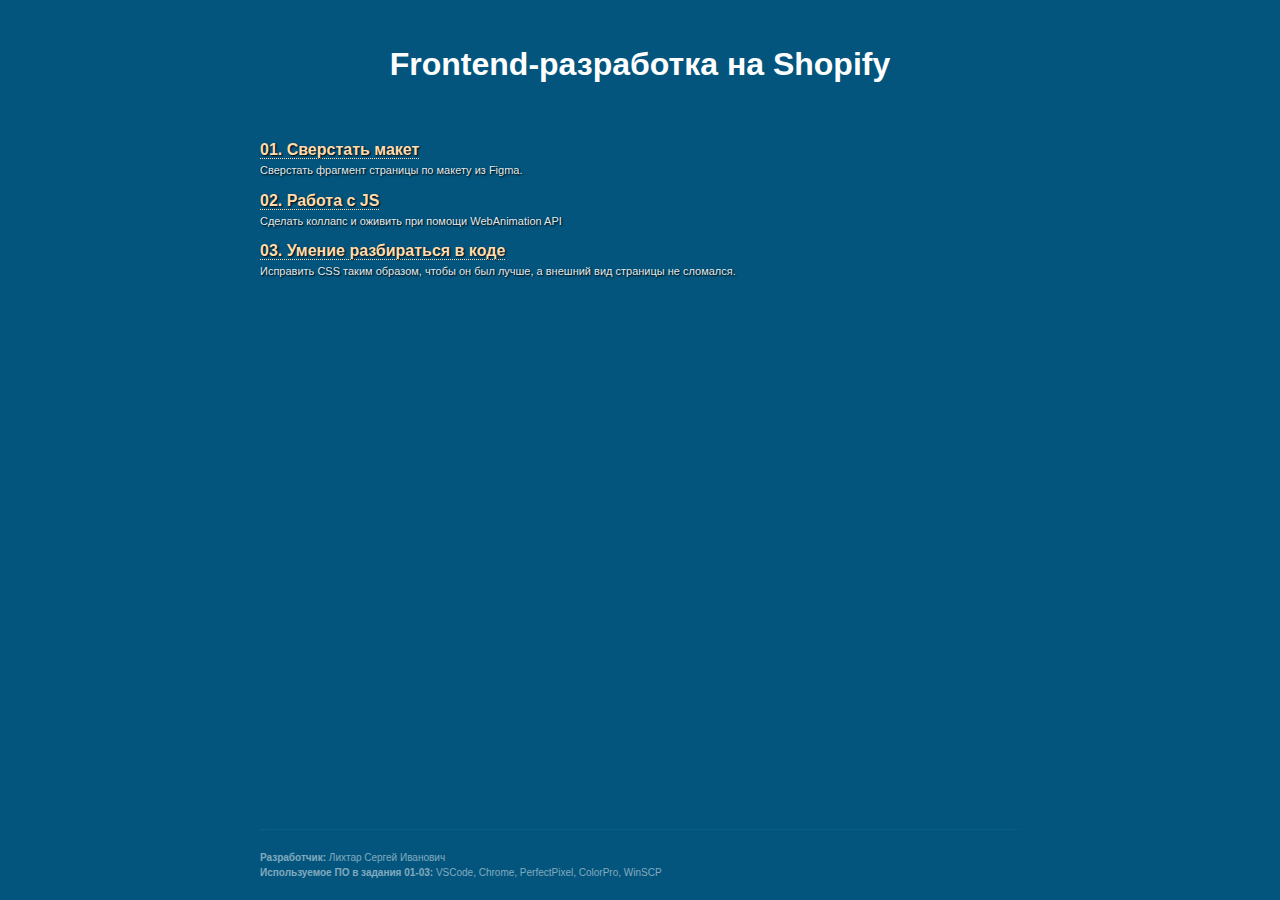
<file: index.html>
<!DOCTYPE html>
<html lang="ru">

<head>
  <meta charset="UTF-8">
  <meta http-equiv="X-UA-Compatible" content="IE=edge">
  <meta name="viewport" content="width=device-width, initial-scale=1.0">

  <link type="text/css" rel="stylesheet" href="normalize.css">
  <link type="text/css" rel="stylesheet" href="styles.css">

  <title>Frontend-разработка на Shopify</title>
</head>

<body>
  <div class="wrap">
    <header>
      <div class="head">
        <h1 class="head__title">Frontend-разработка на Shopify</h1>
      </div>
    </header>
    <content>
      <div class="content_items">
        <a class="content_item-link" href="01-product-card" target="_blank">01. Сверстать макет</a>
        <p class="content_item-desc">Сверстать фрагмент страницы по макету из Figma.</p>

        <a class="content_item-link" href="02-collapse" target="_blank">02. Работа с JS</a>
        <p class="content_item-desc">Сделать коллапс и оживить при помощи WebAnimation API</p>

        <a class="content_item-link" href="03-fix-problems" target="_blank">03. Умение разбираться в коде</a>
        <p class="content_item-desc">Исправить CSS таким образом, чтобы он был лучше, а внешний вид страницы не сломался.</p>
      </div>
    </content>
    <footer>
      <div class="footer">
        <strong>Разработчик:</strong> Лихтар Сергей Иванович<br>
        <strong>Используемое ПО в задания 01-03:</strong> VSCode, Chrome, PerfectPixel, ColorPro, WinSCP
      </div>
    </footer>
  </div>
</body>

</html>
</file>
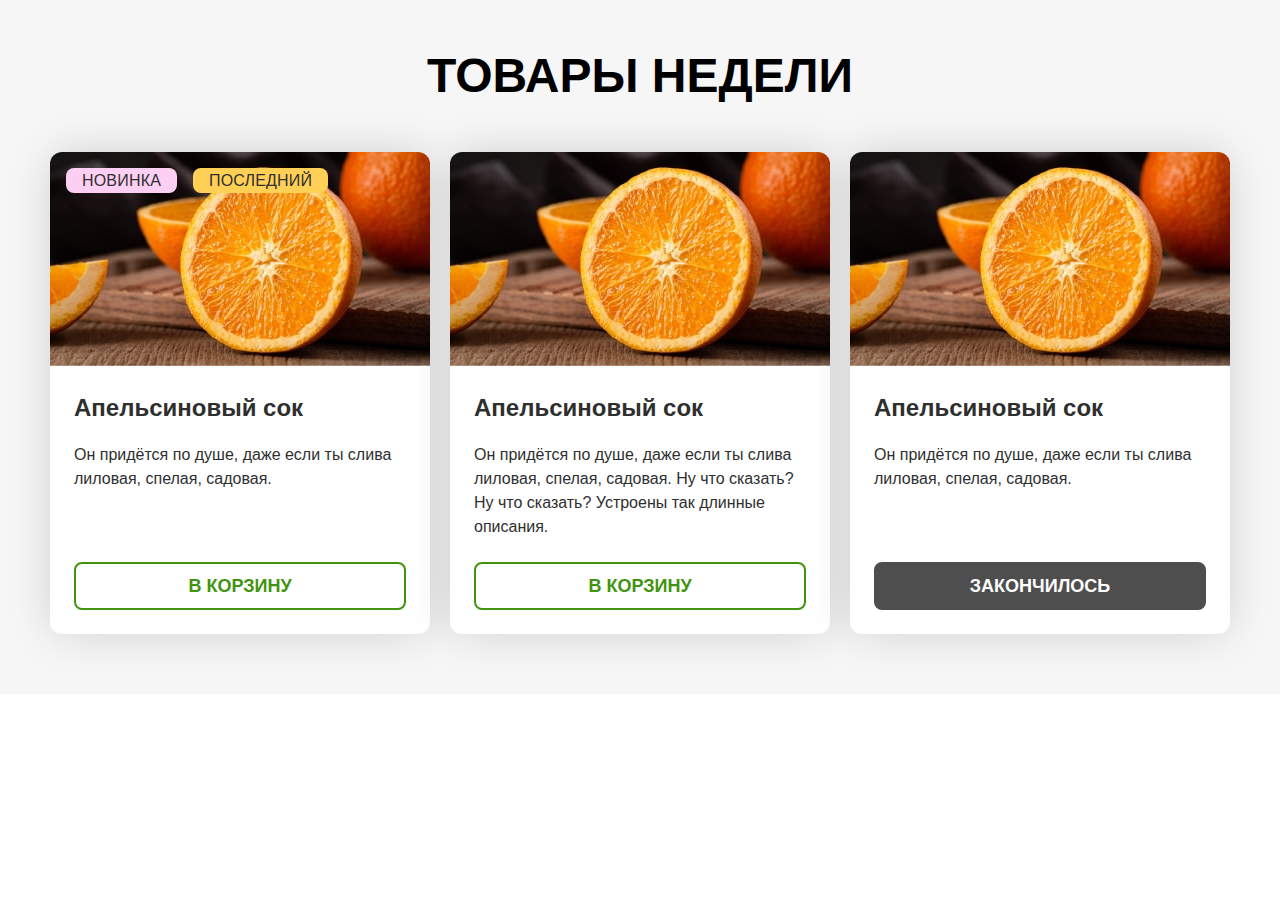
<file: 01-product-card/index.html>
<!doctype html>
<html lang="ru">

<head>
    <meta charset="UTF-8">
    <meta name="viewport"
        content="width=device-width, user-scalable=no, initial-scale=1.0, maximum-scale=1.0, minimum-scale=1.0">
    <meta http-equiv="X-UA-Compatible" content="ie=edge">
    <title>SpurIT - Тестовое задание 1. HTML и CSS</title>
    <link href="../normalize.css" type="text/css" rel="stylesheet">
    <link href="styles.css" type="text/css" rel="stylesheet">
</head>

<body>
    <main>
        <!-- Напиши разметку на этом месте и больше ничего не трогай -->
        <section class="section products-week">
            <div class="wrap">
                <h1 class="products__title">ТОВАРЫ НЕДЕЛИ</h1>
                <div class="products__cards">

                    <div class="products-card">
                        <div class="products-card__head">
                            <img class="products-card__head-img" src="img/orange.jpg" alt="img-orange">
                            <div class="sticker">
                                <span class="sticker--new">НОВИНКА</span>
                                <span class="sticker--final">ПОСЛЕДНИЙ</span>
                            </div>
                        </div>
                        <div class="products-card__txt">
                            <div class="products-card__txt-name">Апельсиновый сок</div>
                            <div class="products-card__txt-desc">Он придётся по душе, даже если ты слива лиловая, спелая, садовая.</div>
                            <a class="btn__cart" href="#">В КОРЗИНУ</a>
                        </div>
                    </div>

                    <div class="products-card">
                        <div class="products-card__head">
                            <img class="products-card__head-img" src="img/orange.jpg" alt="img-orange">
                        </div>
                        <div class="products-card__txt">
                            <div class="products-card__txt-name">Апельсиновый сок</div>
                            <div class="products-card__txt-desc">Он придётся по душе, даже если ты слива лиловая, спелая, садовая. Ну что сказать? Ну что сказать? Устроены так длинные описания.</div>
                            <a class="btn__cart" href="#">В КОРЗИНУ</a>
                        </div>
                    </div>

                    <div class="products-card">
                        <div class="products-card__head">
                            <img class="products-card__head-img" src="img/orange.jpg" alt="img-orange">
                        </div>
                        <div class="products-card__txt">
                            <div class="products-card__txt-name">Апельсиновый сок</div>
                            <div class="products-card__txt-desc">Он придётся по душе, даже если ты слива лиловая, спелая, садовая.</div>
                            <span class="btn__cart--expire">ЗАКОНЧИЛОСЬ</span>
                        </div>
                    </div>

                </div>
            </div>
        </section>
    </main>
</body>

</html>
</file>
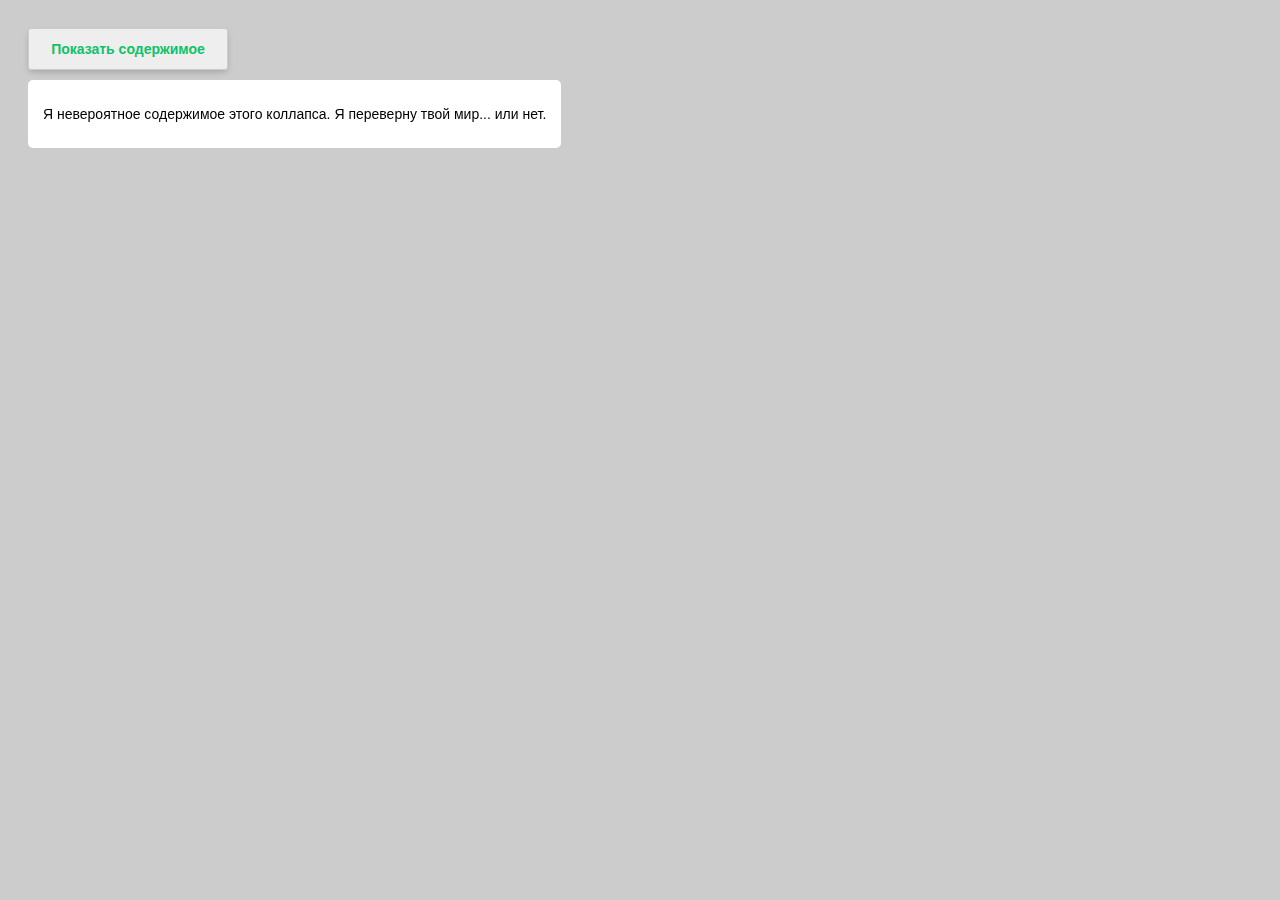
<file: 02-collapse/index.html>
<!-- Ничего здесь не меняй! -->
<!doctype html>
<html lang="ru">
<head>
    <meta charset="UTF-8">
    <meta name="viewport"
          content="width=device-width, user-scalable=no, initial-scale=1.0, maximum-scale=1.0, minimum-scale=1.0">
    <meta http-equiv="X-UA-Compatible" content="ie=edge">
    <title>SpurIT - Тестовое задание 2. JS</title>
    <link rel="stylesheet" href="./index.css">
    <script src="./index.js" defer></script>
</head>
<body>
<main>
    <div class="collapsible">
        <button class="collapsible__button" type="button">
            <span class="collapsible__action collapsible__action--visible">Скрыть содержимое</span>
            <span class="collapsible__action collapsible__action--hidden">Показать содержимое</span>
        </button>
        <div class="collapsible__content">
            <p>Я невероятное содержимое этого коллапса. Я переверну твой мир... или нет.</p>
        </div>
    </div>
</main>
</body>
</html>
</file>
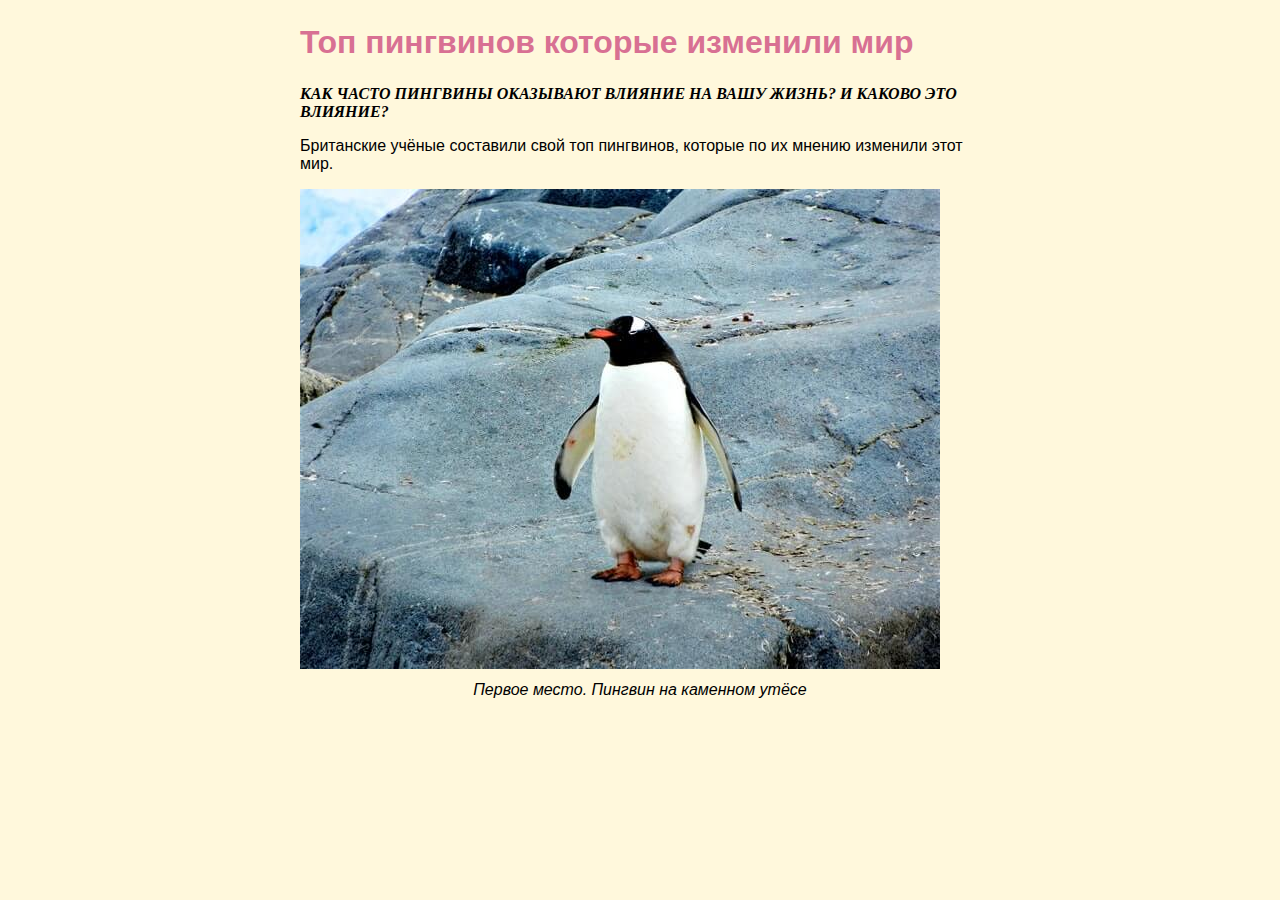
<file: 03-fix-problems/index.html>
<!-- Ничего здесь не трогай, это на Новый Год! -->
<!doctype html>
<html lang="ru">
<head>
    <meta charset="UTF-8">
    <meta name="viewport"
          content="width=device-width, user-scalable=no, initial-scale=1.0, maximum-scale=1.0, minimum-scale=1.0">
    <meta http-equiv="X-UA-Compatible" content="ie=edge">
    <title>SpurIT - Тестовое задание 3. Рефакторинг</title>
    <link rel="stylesheet" href="./index.css">
</head>
<body>
<main>
    <article class="article">
        <h1 class="article__heading article__heading--verified">Топ пингвинов которые изменили мир</h1>
        <p class="article__lead">Как часто пингвины оказывают влияние на вашу жизнь? И каково это влияние?</p>
        <p>Британские учёные составили свой топ пингвинов, которые по их мнению изменили этот мир.</p>
        <figure class="article__figure figure">
            <img class="figure__image" src="./img/penguin.jpg" alt="Пингвин стоит на каменном утёсе и задумчиво осматривает окресности в поисках смысла жизни"/>
            <figcaption class="figure__caption">Первое место. Пингвин на каменном утёсе</figcaption>
        </figure>
    </article>
</main>
</body>
</html>
</file>
<file: styles.css>
/* -------------- */
/* BASE */
body, html {
  height: 100%;
  background-color: #03557D;
}
body {
  font: normal 16px/1.5 Verdana, Geneva, Tahoma, sans-serif;
  color: #fff;
}

a {
  text-decoration: none;
  border-bottom: dotted 1px;
  color: #ffdbae;
  transition-duration: .15s;
}
a:hover {
  color: #fff;
}

.wrap {
  max-width: 800px;
  padding: 0 20px;
  margin: 0 auto;
  display: flex;
  flex-direction: column;
  height: 100%;
}

/* -------------- */
/* HEADER */
.head {
  text-align: center;
}
.head__title {
  margin-top: 40px;
  margin-bottom: 40px;
}

/* -------------- */
/* CONTENT */
content {
  flex-grow: 1;
}
.content_items {
  padding: 10px 0;
  text-shadow:1px 1px 2px rgba(0, 0, 0, 1.0);
}
.content_item-link {
  font-weight: bold;
}
.content_item-desc {
  font-size: 11px;
  color: rgba(255, 255, 255, 0.9);
  margin-bottom: 10px;
}

/* -------------- */
/* FOOTER */
.footer {
  font-size: 10px;
  color: rgba(255, 255, 255, 0.5);
  border-top: dotted 1px #056596;
  padding: 20px 0;
}
</file>
<file: 01-product-card/styles.css>
/* -------------- */
/* BASE */
body {
  font: 400 16px/24px Arial, Helvetica, sans-serif;
  color: #2F2F2F;
}

.wrap {
  max-width: 1200px;
  padding: 40px 10px 0;
  margin: 0 auto;
}

a {
  text-decoration: none;
  transition-duration: .15s;
}
a:hover {
  cursor: pointer;
}

/* -------------- */
/* UI */
.sticker {
  position: absolute;
  top: 16px;
  left: 16px;
}
.sticker--new,
.sticker--final {
  display: block;
  height: 25px;
  line-height: 25px;
  padding-left: 16px;
  padding-right: 16px;
  float: left;
  -webkit-border-radius: 8px;
  -moz-border-radius: 8px;
  border-radius: 8px;
  letter-spacing: 0.18px;
}
.sticker--new {
  background-color: #FDCFF3;
}
.sticker--final {
  background: #FFCF56;
}
.sticker > span:not(:first-child) {
  margin-left: 16px;
}

.btn__cart,
.btn__cart--expire {
  height: 48px;
  font-size: 18px;
  font-weight: 900;
  line-height: 45px;
  text-align: center;
  -webkit-border-radius: 8px;
  -moz-border-radius: 8px;
  border-radius: 8px;
  position: absolute;
  left: 24px;
  right: 24px;
  bottom: 24px;
}
.btn__cart {
  color: #42940F;
  border: solid 2px #42940F;
}
.btn__cart:hover {
  background-color: #42940F;
  color: #fff;
}
.btn__cart:active {
  background-color: #4E4E4E;
  color: #fff;
  border: solid 2px #4E4E4E;
}
.btn__cart--expire {
  background-color: #4E4E4E;
  color: #fff;
  border: solid 2px #4E4E4E;
}


/* -------------- */
/* SECTION PRODUCTS */
.products-week {
  background-color: #F6F6F6;
}

.products__title {
  text-align: center;
  font-size: 48px;
  font-weight: 900;
  line-height: 72px;
  color: #000;
  margin-bottom: 40px;
}
.products__cards {
  display: flex;
  justify-content: center;
  flex-wrap: wrap;
  column-gap: 20px;
}
.products-card {
  background-color: #fff;
  width: 380px;
  min-height: 482px;
  margin-bottom: 60px;
  -webkit-border-radius: 12px;
  -moz-border-radius: 12px;
  border-radius: 12px;
  box-shadow: 0px 0px 45px -4px rgba(0, 0, 0, 0.18);
  overflow: hidden;
}
.products-card__head {
  position: relative;
  overflow: hidden;
  width: 100%;
  height: 213.75px;
}
.products-card__head-img {
  width: 100%;
}

.products-card__txt {
  padding-top: 30px;
  padding-right: 24px;
  padding-bottom: 24px;
  padding-left: 24px;
  height: 268.25px;
  position: relative;
}
.products-card__txt-name {
  font-size: 24px;
  font-weight: 900;
  margin-bottom: 23px;
}
.products-card__txt-desc {
  min-height: 96px;
}

@media (max-width: 816px) {
  .products__title {
    font-size: 38px;
    line-height: 72px;
  }
}

@media (max-width: 417px) {
  .products__title {
    font-size: 34px;
    line-height: 72px;
  }
  .products-card__head {
    height: 148.75px;
  }
  .products-card {
    min-height: 417px;
  }
}
@media (max-width: 398px) {
  .products__title {
    font-size: 30px;
    line-height: 72px;
  }
}
@media (max-width: 359px) {
  .products__title {
    font-size: 26px;
    line-height: 50px;
  }
}
@media (max-width: 344px) {
  .products-card__txt-name {
    font-size: 20px;
  }
  .products-card__txt-desc {
    font-size: 14px;
  }
  .sticker--new,
  .sticker--final {
    height: 22px;
    line-height: 22px;
    font-size: 12px;
}
}
</file>
<file: 02-collapse/index.css>
/* Ты очень любопытный. Главное ничего тут не меняй! */
</file>
<file: 03-fix-problems/index.css>
/* -------------- */
/* BASE */
body {
    font-family: sans-serif;
    background: #fff8dc;
    margin: 0.1px;
}
h1.article__heading {
    margin: 0 0 1.5rem 0;
    color: #d87093;
}

/* -------------- */
/* MAIN */
.article {
    max-width: 680px;
    margin: 0 auto;
    padding: 24px;
}
.article__lead {
    font: italic 700 16px serif;
    text-transform: uppercase;
}
.article__figure {
    margin: 0 auto;
}

.figure__caption {
    text-align: center;
    font-style: italic;
    margin-top: 8px;
}

/* -------------- */
/* ниже параметры не являются обязательными, т.к. это не было в условиях задания */
/* MEDIA */
@media (max-width: 730px) {
    .figure__image { width: 100%; }
}
@media (max-width: 535px) {
    .figure__caption { font-size: 12px; }
}
</file>
